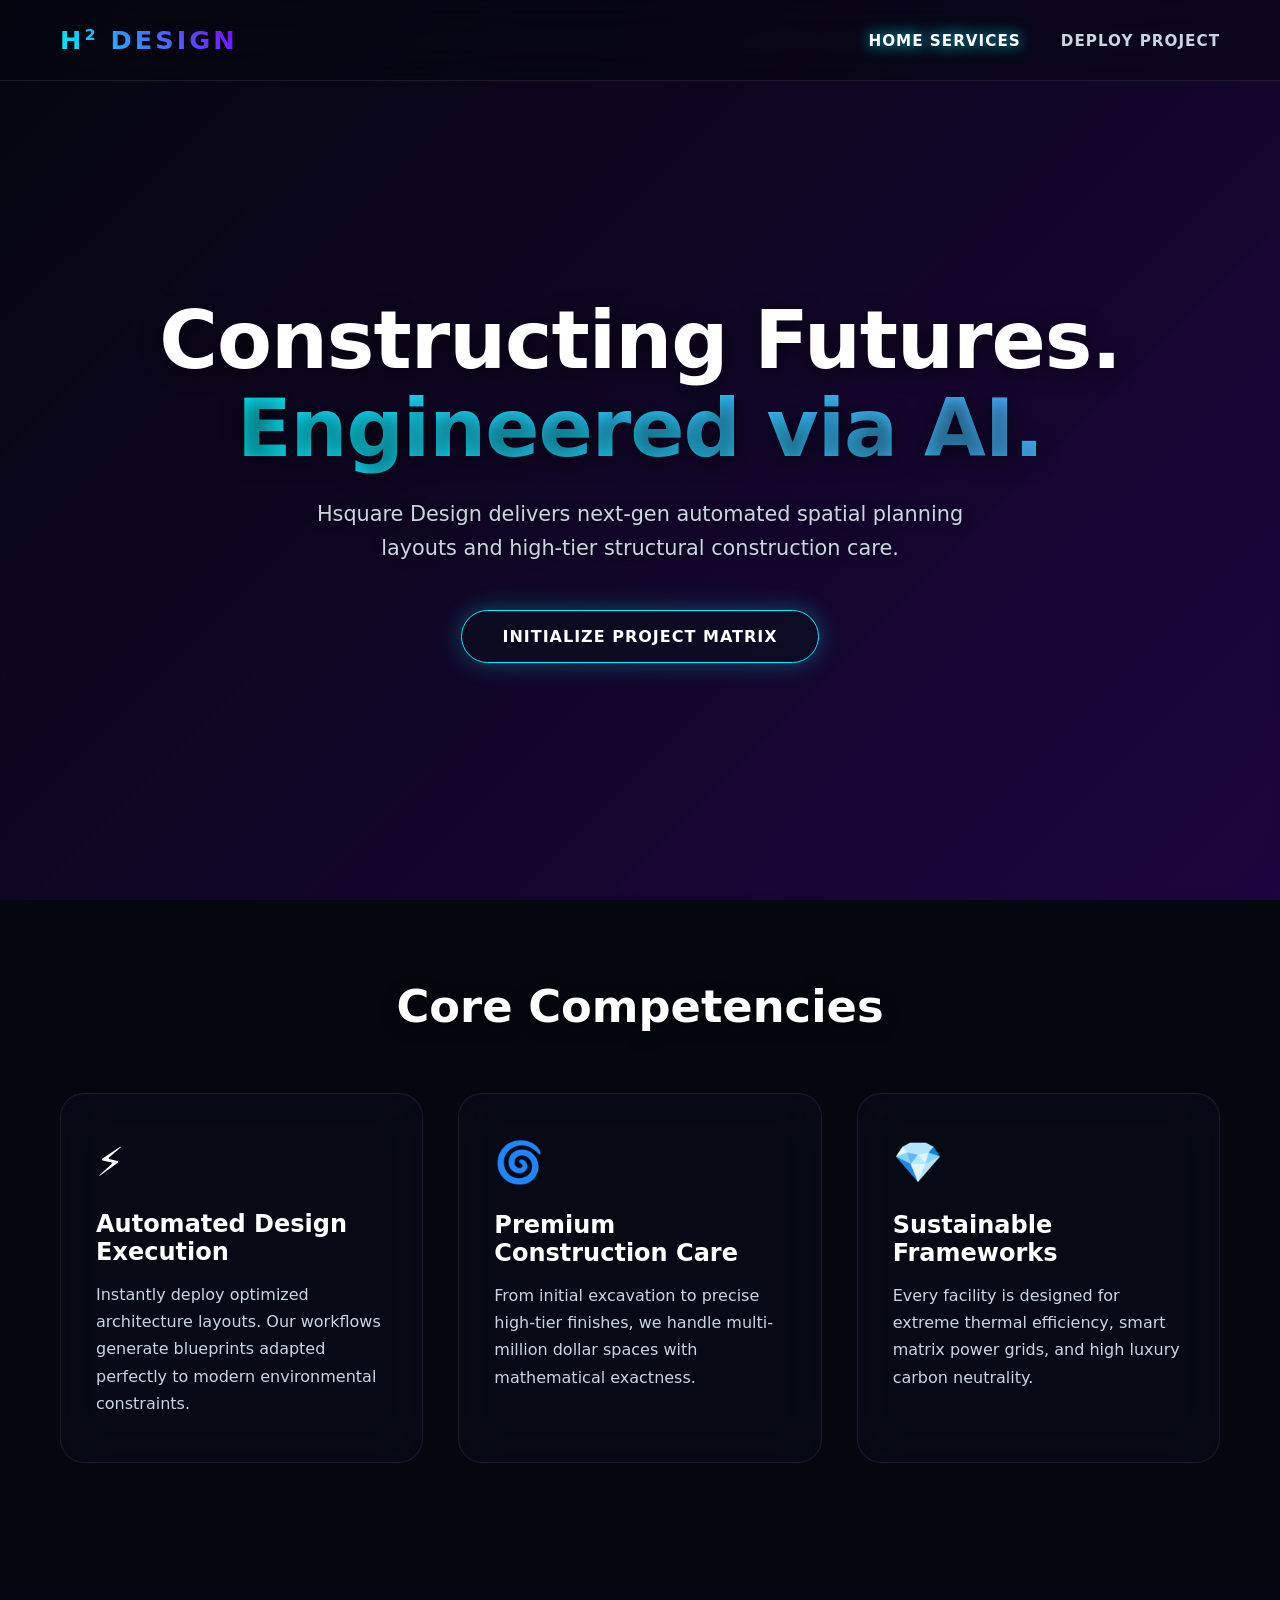
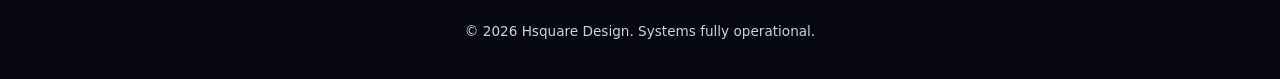
<file: index.html>
<!DOCTYPE html>
<html lang="en">
<head>
    <meta charset="UTF-8">
    <meta name="viewport" content="width=device-width, initial-scale=1.0">
    <title>Hsquare Design | Premium Spatial Architecture</title>
    <link rel="stylesheet" href="style.css">
</head>
<body>

    <div class="video-bg-container">
        <video autoplay loop muted playsinline poster="https://images.unsplash.com/photo-1541888946425-d81bb19240f5?q=80&w=1920">
            <source src="https://assets.mixkit.co/videos/preview/mixkit-crane-working-on-a-construction-site-41619-large.mp4" type="video/mp4">
        </video>
    </div>
    <div class="video-overlay"></div>

    <header>
        <div class="nav-container">
            <div class="logo">H² DESIGN</div>
            <nav>
                <a href="index.html" class="active">Home Services</a>
                <a href="contact.html">Deploy Project</a>
            </nav>
        </div>
    </header>

    <section class="hero">
        <h1>Constructing Futures.<br><span>Engineered via AI.</span></h1>
        <p>Hsquare Design delivers next-gen automated spatial planning layouts and high-tier structural construction care.</p>
        <a href="contact.html" class="btn">Initialize Project Matrix</a>
    </section>

    <section class="section-container">
        <h2 class="section-title">Core Competencies</h2>
        <div class="grid">
            <div class="card">
                <div class="card-icon">⚡</div>
                <h3>Automated Design Execution</h3>
                <p>Instantly deploy optimized architecture layouts. Our workflows generate blueprints adapted perfectly to modern environmental constraints.</p>
            </div>
            <div class="card">
                <div class="card-icon">🌀</div>
                <h3>Premium Construction Care</h3>
                <p>From initial excavation to precise high-tier finishes, we handle multi-million dollar spaces with mathematical exactness.</p>
            </div>
            <div class="card">
                <div class="card-icon">💎</div>
                <h3>Sustainable Frameworks</h3>
                <p>Every facility is designed for extreme thermal efficiency, smart matrix power grids, and high luxury carbon neutrality.</p>
            </div>
        </div>
    </section>

    <footer>
        <div style="text-align: center; padding: 40px; color: var(--text-muted); font-size: 0.85rem; background: rgba(5,7,15,0.8);">
            &copy; 2026 Hsquare Design. Systems fully operational.
        </div>
    </footer>

</body>
</html>
</file>
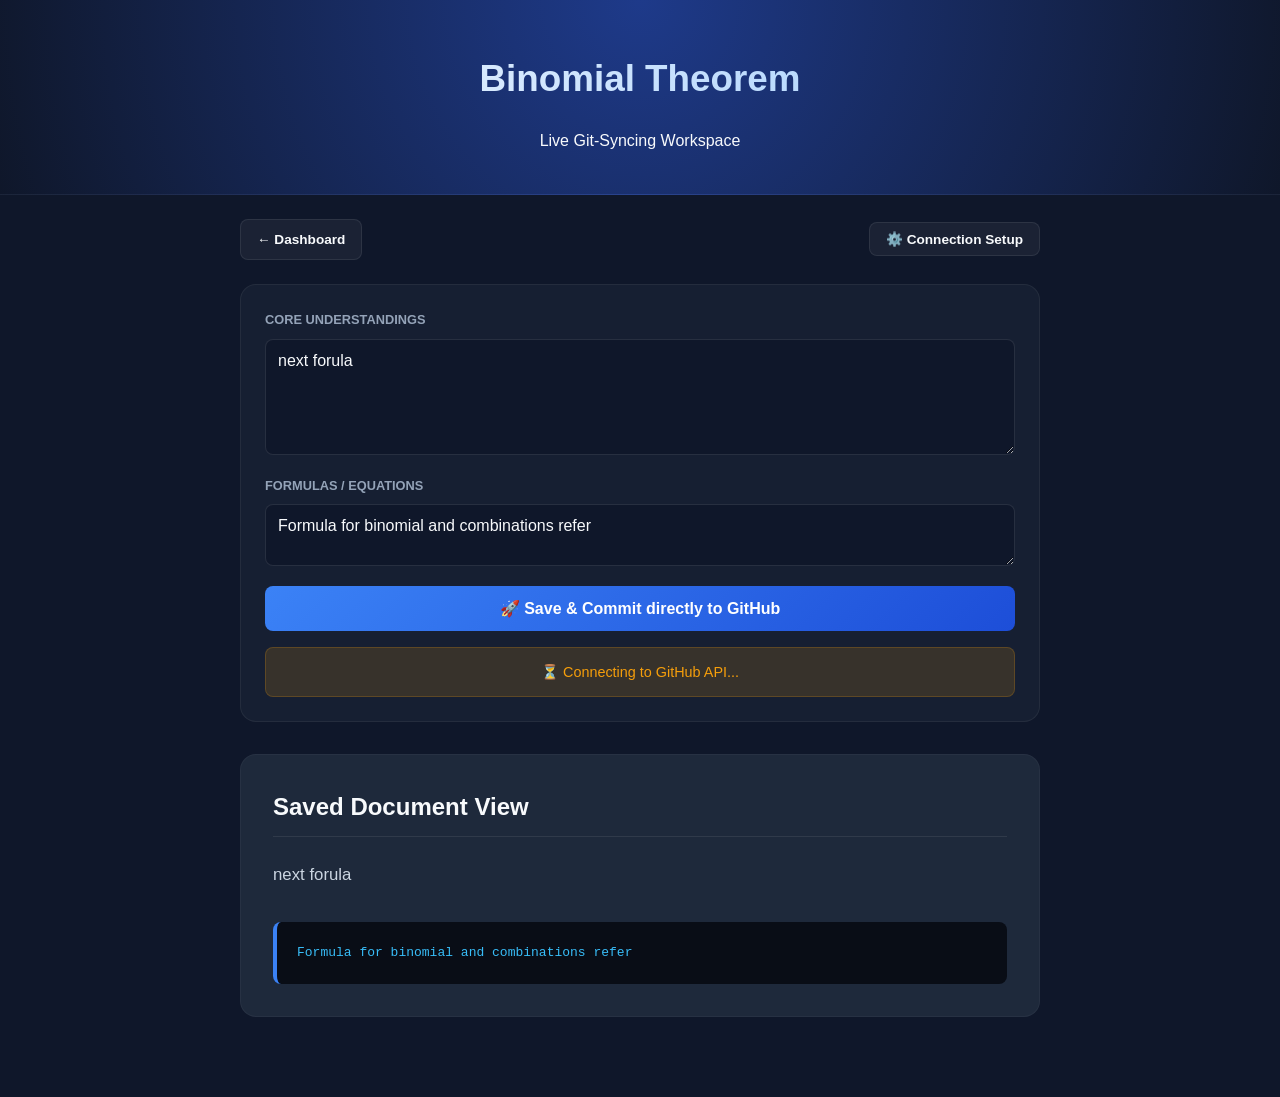
<file: binomial-theorem.html>
<!DOCTYPE html>
<html lang="en">
<html lang="en" style="filter: invert(0);"><head>
    <meta charset="UTF-8">
    <meta name="viewport" content="width=device-width, initial-scale=1.0">
    <title>Git-Sync Workspace</title>
    <style>
        :root {
            --bg-color: #0f172a;
            --card-bg: #1e293b;
            --text-main: #f8fafc;
            --text-muted: #94a3b8;
            --primary: #3b82f6;
            --border-radius: 16px;
            --success: #10b981;
            --danger: #ef4444;
        }

        body {
            font-family: -apple-system, BlinkMacSystemFont, "Segoe UI", Roboto, sans-serif;
            background-color: var(--bg-color);
            color: var(--text-main);
            line-height: 1.7;
            margin: 0;
            padding: 0;
        }

        header {
            background: radial-gradient(circle at top, #1e3a8a 0%, #0f172a 100%);
            text-align: center;
            padding: 3rem 2rem 1.5rem 2rem;
            border-bottom: 1px solid rgba(255, 255, 255, 0.05);
        }

        header h1 {
            margin: 0;
            font-size: 2.3rem;
            font-weight: 800;
            background: linear-gradient(to right, #ffffff, #93c5fd);
            -webkit-background-clip: text;
            -webkit-text-fill-color: transparent;
        }

        .nav-bar { max-width: 800px; margin: 1.5rem auto; padding: 0 1.5rem; display: flex; justify-content: space-between; align-items: center;}
        
        .btn-ui {
            display: inline-flex;
            align-items: center;
            padding: 0.5rem 1rem;
            border-radius: 8px;
            font-size: 0.85rem;
            font-weight: 600;
            text-decoration: none;
            color: var(--text-main);
            background: rgba(255, 255, 255, 0.05);
            border: 1px solid rgba(255, 255, 255, 0.08);
            cursor: pointer;
        }

        .container { max-width: 800px; margin: 0 auto 5rem auto; padding: 0 1.5rem; }

        .panel {
            background: rgba(30, 41, 59, 0.5);
            border-radius: var(--border-radius);
            padding: 1.5rem;
            border: 1px solid rgba(255, 255, 255, 0.06);
            margin-bottom: 2rem;
        }

        .hidden { display: none !important; }

        .form-group { display: flex; flex-direction: column; margin-bottom: 1.25rem; }
        .form-group label { font-size: 0.8rem; font-weight: 700; text-transform: uppercase; color: var(--text-muted); margin-bottom: 0.5rem; }
        
        .form-group textarea, .form-group input {
            background: #0f172a;
            border: 1px solid rgba(255, 255, 255, 0.1);
            border-radius: 8px;
            padding: 0.75rem;
            color: var(--text-main);
            font-family: inherit;
            font-size: 1rem;
        }

        .btn-save {
            background: linear-gradient(135deg, #3b82f6, #1d4ed8);
            color: white;
            border: none;
            padding: 0.8rem 1.5rem;
            font-size: 1rem;
            font-weight: 600;
            border-radius: 8px;
            cursor: pointer;
            width: 100%;
        }

        #status-msg {
            margin-top: 1rem;
            padding: 0.75rem;
            border-radius: 8px;
            font-size: 0.9rem;
            font-weight: 500;
            text-align: center;
        }
        .status-success { background: rgba(16, 185, 129, 0.15); color: #10b981; border: 1px solid rgba(16, 185, 129, 0.2); }
        .status-loading { background: rgba(245, 158, 11, 0.15); color: #f59e0b; border: 1px solid rgba(245, 158, 11, 0.2); }
        .status-error { background: rgba(239, 68, 68, 0.15); color: #ef4444; border: 1px solid rgba(239, 68, 68, 0.2); }

        .display-canvas {
            background-color: var(--card-bg);
            border-radius: var(--border-radius);
            padding: 2rem;
            border: 1px solid rgba(255, 255, 255, 0.04);
        }

        .display-canvas h2 { margin: 0 0 1.5rem 0; font-size: 1.5rem; border-bottom: 1px solid rgba(255, 255, 255, 0.08); padding-bottom: 0.5rem; }
        #static-notes { font-size: 1.05rem; color: #cbd5e1; white-space: pre-line; margin-bottom: 2rem; }
        #static-formulas { background: #090d16; border-radius: 8px; padding: 1.25rem; font-family: monospace; color: #38bdf8; border-left: 4px solid var(--primary); white-space: pre-wrap; }
    </style>
<script src="chrome-extension://liecbddmkiiihnedobmlmillhodjkdmb/js/recordConsoleEvents.js"></script><script src="chrome-extension://liecbddmkiiihnedobmlmillhodjkdmb/js/recordConsoleEvents.js"></script></head>
<body>

    <!-- REPO DETAILS (Change these to match yours) -->
    <div id="git-config" data-owner="praveen21611" data-repo="praveen21611.github.io" data-path="binomial-theorem.html"></div>

    <header>
        <h1 id="page-title">Binomial Theorem</h1>
        <p>Live Git-Syncing Workspace</p>
    </header>

    <div class="nav-bar">
        <a href="index.html" class="btn-ui">← Dashboard</a>
        <button class="btn-ui" onclick="toggleSettings()">⚙️ Connection Setup</button>
    </div>

    <div class="container" id="abId0.4889365444741238">
        <!-- Settings Panel (Hidden until clicked) -->
        <div id="settings-panel" class="panel hidden">
            <h3>🔑 GitHub Token Configuration</h3>
            <p style="color: var(--text-muted); font-size: 0.85rem;">Tokens are saved safely in your private browser storage. They are never published to GitHub.</p>
            <div class="form-group" id="abId0.932683322559276" abineguid="A67F0A16B5314D12ADE663FE30408E95">
                <label>Fine-Grained Personal Access Token</label>
                <input type="password" id="gh-token" placeholder="github_pat_..." oldautocomplete="remove" autocomplete="off">
            <div id="pwm-inline-icon-46467" class="pwm-field-icon" style="position: absolute !important; width: 18px !important; height: 18px !important; min-height: 0px !important; min-width: 0px !important; z-index: 2147483645 !important; box-shadow: none !important; box-sizing: content-box !important; background: none !important; border-width: medium !important; border-style: none !important; border-color: currentcolor !important; border-image: initial !important; padding: 0px !important; cursor: pointer !important; outline: none !important; margin-top: 44.0937px; margin-left: 729.666px;"><svg style="display: inline-block !important; width: 16px !important; height: 16px !important; fill: rgb(230, 0, 23) !important; margin-top: 0.5px !important;" viewBox="0 0 20 20"><g><path d="M14.9127559,5.43359723 C13.9827216,4.58951985 12.8308672,4.0225262 11.5692789,3.80232854 C7.92872888,3.16142854 4.44202888,5.60772854 3.80367888,9.25082854 C3.49342888,11.0154285 3.89037888,12.7953285 4.91887888,14.2624285 C5.94822888,15.7286785 7.48757888,16.7078785 9.25217888,17.0164285 C11.1238789,17.3453785 13.0576289,16.8591785 14.5561789,15.6836285 C14.9259289,15.3920785 15.4605789,15.4575285 15.7487289,15.8272785 C16.0394289,16.1970285 15.9748289,16.7308285 15.6059289,17.0206785 C14.1141789,18.1919785 12.2764789,18.8167285 10.4056289,18.8167285 C9.92367888,18.8167285 9.44002888,18.7750785 8.95807888,18.6917785 C6.74637888,18.3033285 4.81772888,17.0776285 3.52742888,15.2382285 C2.23797888,13.4005285 1.74072888,11.1692785 2.12832888,8.95672854 C2.92902888,4.38967854 7.29292888,1.32712854 11.8633789,2.12697854 C13.4205324,2.40009833 14.8442726,3.09412153 16.0007123,4.12545035 L16.7423789,3.23367854 C16.9905789,2.93532854 17.4691289,3.01777854 17.6034289,3.38242854 L18.9506789,7.03657854 C19.0849789,7.40122854 18.7747289,7.77352854 18.3922289,7.70807854 L14.5536289,7.04762854 C14.1711289,6.98217854 14.0036789,6.52657854 14.2518789,6.22822854 L14.9127559,5.43359723 Z M8.04092888,10.3711285 C8.04092888,11.0570785 7.48502888,11.6121285 6.79992888,11.6121285 C6.11482888,11.6121285 5.55892888,11.0570785 5.55892888,10.3711285 C5.55892888,9.68602854 6.11482888,9.13012854 6.79992888,9.13012854 C7.48502888,9.13012854 8.04092888,9.68602854 8.04092888,10.3711285 Z M11.9713289,10.3711285 C11.9713289,11.0570785 11.4154289,11.6121285 10.7303289,11.6121285 C10.0443789,11.6121285 9.48932888,11.0570785 9.48932888,10.3711285 C9.48932888,9.68602854 10.0443789,9.13012854 10.7303289,9.13012854 C11.4154289,9.13012854 11.9713289,9.68602854 11.9713289,10.3711285 Z M16.1601289,10.3711285 C16.1601289,11.0570785 15.6042289,11.6121285 14.9191289,11.6121285 C14.2331789,11.6121285 13.6781289,11.0570785 13.6781289,10.3711285 C13.6781289,9.68602854 14.2331789,9.13012854 14.9191289,9.13012854 C15.6042289,9.13012854 16.1601289,9.68602854 16.1601289,10.3711285 Z"></path></g></svg></div></div>
            <button class="btn-ui" style="background: var(--success); width: 100%;" onclick="saveSettings()">Save Configuration</button>
        </div>

        <!-- Editor View -->
        <div class="panel">
            <div class="form-group">
                <label>Core Understandings</label>
                <textarea id="edit-notes" rows="5" placeholder="Type core concepts...">next forula</textarea>
            </div>
            <div class="form-group">
                <label>Formulas / Equations</label>
                <textarea id="edit-formulas" rows="2" placeholder="Type math notations...">Formula for binomial and combinations refer</textarea>
            </div>
            <button type="button" class="btn-save" onclick="syncWithGitHub()">🚀 Save &amp; Commit directly to GitHub</button>
            <div id="status-msg" class="status-loading">⏳ Connecting to GitHub API...</div>
        </div>

        <!-- Rendered View -->
        <div class="display-canvas">
            <h2>Saved Document View</h2>
            <!-- DATA EMBED ZONE -->
            <div id="static-notes">next forula</div>
            <div id="static-formulas">Formula for binomial and combinations refer</div>
        </div>
    </div>

    <script>
        // Init editor fields on boot up
        document.getElementById('edit-notes').value = document.getElementById('static-notes').innerText;
        document.getElementById('edit-formulas').value = document.getElementById('static-formulas').innerText;
        if(localStorage.getItem('gh_pat_token')) {
            document.getElementById('gh-token').value = localStorage.getItem('gh_pat_token');
        }

        function toggleSettings() { document.getElementById('settings-panel').classList.toggle('hidden'); }
        
        function saveSettings() {
            const token = document.getElementById('gh-token').value.trim();
            if(token) {
                localStorage.setItem('gh_pat_token', token);
                alert('Token verified and saved locally!');
                toggleSettings();
            }
        }

        function showStatus(text, type) {
            const el = document.getElementById('status-msg');
            el.className = `status-${type}`;
            el.innerText = text;
        }

        async function syncWithGitHub() {
            const token = localStorage.getItem('gh_pat_token');
            if(!token) {
                showStatus("❌ Missing credentials. Click 'Connection Setup' to link your account.", "error");
                document.getElementById('settings-panel').classList.remove('hidden');
                return;
            }

            showStatus("⏳ Connecting to GitHub API...", "loading");

            const freshNotes = document.getElementById('edit-notes').value;
            const freshFormulas = document.getElementById('edit-formulas').value;
            
            // Render locally instantly
            document.getElementById('static-notes').innerText = freshNotes;
            document.getElementById('static-formulas').innerText = freshFormulas;

            // Target Info
            const config = document.getElementById('git-config').dataset;
            const url = `https://api.github.com/repos/${config.owner}/${config.repo}/contents/${config.path}`;

            try {
                // Step 1: Query GitHub to get the target file's current unique SHA code
                const getRes = await fetch(url, {
                    headers: { 'Authorization': `Bearer ${token}`, 'Accept': 'application/vnd.github+json' }
                });

                if(!getRes.ok) throw new Error("Could not fetch file version data from GitHub.");
                const fileData = await getRes.json();
                const currentSha = fileData.sha;

                // Step 2: Build the complete fresh modified code layout block
                let entirePageCode = document.documentElement.outerHTML;
                entirePageCode = entirePageCode.replace(/<textarea id="edit-notes"([^>]*)>([\s\S]*?)<\/textarea>/, `<textarea id="edit-notes"$1>${escapeHTML(freshNotes)}</textarea>`);
                entirePageCode = entirePageCode.replace(/<textarea id="edit-formulas"([^>]*)>([\s\S]*?)<\/textarea>/, `<textarea id="edit-formulas"$1>${escapeHTML(freshFormulas)}</textarea>`);
                
                const rawFullHTML = "<!DOCTYPE html>\n<html lang=\"en\">\n" + entirePageCode + "\n</html>";
                
                // Step 3: Encode the source payload into Base64 format as required by GitHub
                const base64Content = btoa(unescape(encodeURIComponent(rawFullHTML)));

                // Step 4: Dispatch PUT payload directly up into the master repository tree
                showStatus("🛰️ Uploading updates and registering Git commit...", "loading");
                const putRes = await fetch(url, {
                    method: 'PUT',
                    headers: {
                        'Authorization': `Bearer ${token}`,
                        'Content-Type': 'application/json',
                        'Accept': 'application/vnd.github+json'
                    },
                    body: JSON.stringify({
                        message: `Study update: ${document.getElementById('page-title').innerText}`,
                        content: base64Content,
                        sha: currentSha
                    })
                });

                if(putRes.ok) {
                    showStatus("✅ Successfully pushed to GitHub! Pages rebuild will follow shortly.", "success");
                } else {
                    const errDetail = await putRes.json();
                    throw new Error(errDetail.message || "Failed API deployment transaction.");
                }

            } catch (err) {
                showStatus(`❌ Synchronization failed: ${err.message}`, "error");
            }
        }

        function escapeHTML(str) {
            return str.replace(/[&<>'"]/g, tag => ({ '&': '&amp;', '<': '&lt;', '>': '&gt;', "'": '&#39;', '"': '&quot;' }[tag] || tag));
        }
    </script>



<iframe id="nr-ext-rsicon" style="position: absolute; display: none; width: 50px; height: 50px; z-index: 2147483647; border-style: none; background: transparent; top: 370px; left: 589px;"></iframe><div class="abineContentPanel" style="background-image: initial; background-position: initial; background-size: initial; background-repeat: initial; background-attachment: initial; background-origin: initial; background-clip: initial; background-color: transparent !important; margin: 0px !important; padding: 0px !important; opacity: 1 !important; z-index: 2147483647 !important; position: absolute; inset: 489.948px 253.334px auto auto; overflow: hidden !important; border-width: 0px !important; visibility: visible; width: 310px; height: 195px; display: none;"><iframe class="abineContentFrame" width="310px" allowtransparency="true" frameborder="0" height="0px" scrolling="no" src="chrome-extension://caljgklbbfbcjjanaijlacgncafpegll/html/inlineForm.html?abine75360879doNotRemove" id="abine75360879doNotRemove" position="undefined" style="width: 310px; display: block !important; position: relative !important; background: transparent !important; border-width: 0px !important; left: 0px !important; top: 0px !important; visibility: visible !important; opacity: 1 !important; margin: 0px !important; padding: 0px !important; height: 195px;"></iframe></div>
<iframe id="nr-ext-rsicon" style="position: absolute; display: none; width: 50px; height: 50px; z-index: 2147483647; border-style: none; background: transparent;"></iframe></body></html>
</html>
</file>
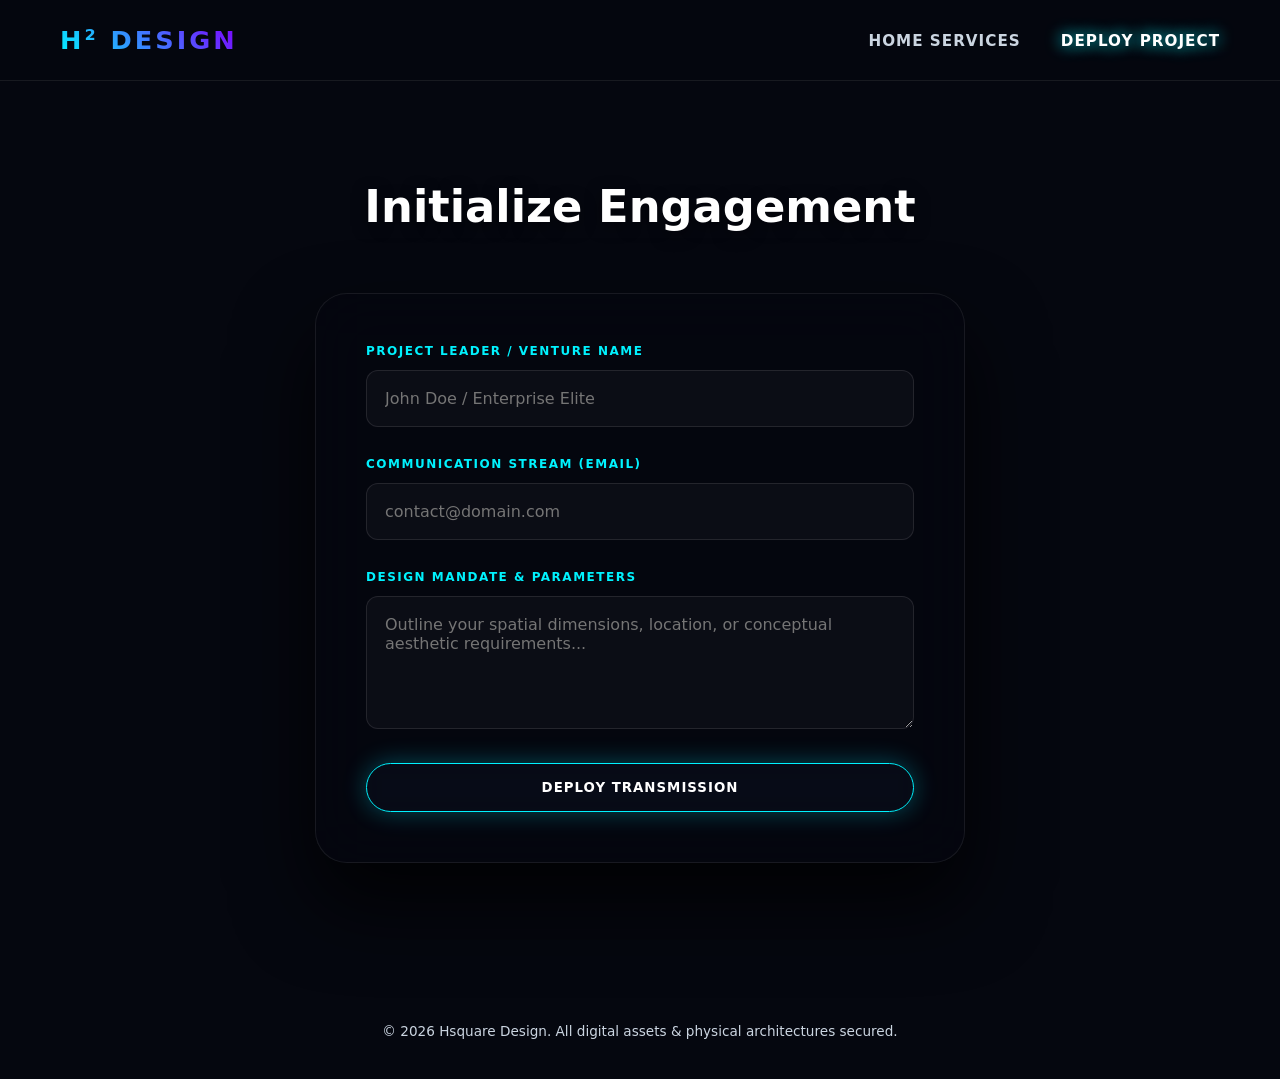
<file: contact.html>
<!DOCTYPE html>
<html lang="en">
<head>
    <meta charset="UTF-8">
    <meta name="viewport" content="width=device-width, initial-scale=1.0">
    <title>Contact Portal | Hsquare Design</title>
    <link rel="stylesheet" href="style.css">
</head>
<body>

    <div class="orb orb-1"></div>
    <div class="orb orb-2"></div>

    <!-- Navigation Header -->
    <header>
        <div class="nav-container">
            <div class="logo">H² DESIGN</div>
            <nav>
                <a href="index.html">Home Services</a>
                <a href="contact.html" class="active">Deploy Project</a>
            </nav>
        </div>
    </header>

    <!-- Contact Interface Section -->
    <section class="section-container" style="margin-top: 100px;">
        <h2 class="section-title">Initialize Engagement</h2>
        
        <div class="contact-wrapper">
            <form action="#" method="POST" onsubmit="event.preventDefault(); alert('Project Data Transmitted Securely!');">
                
                <div class="form-group">
                    <label for="client-name">Project Leader / Venture Name</label>
                    <input type="text" id="client-name" required placeholder="John Doe / Enterprise Elite">
                </div>

                <div class="form-group">
                    <label for="client-email">Communication Stream (Email)</label>
                    <input type="email" id="client-email" required placeholder="contact@domain.com">
                </div>

                <div class="form-group">
                    <label for="project-scope">Design Mandate & Parameters</label>
                    <textarea id="project-scope" rows="5" required placeholder="Outline your spatial dimensions, location, or conceptual aesthetic requirements..."></textarea>
                </div>

                <!-- Custom glowing submit engine -->
                <button type="submit" class="btn btn-primary" style="width: 100%; z-index: 1;">Deploy Transmission</button>
            </form>
        </div>
    </section>

    <footer>
        <div style="text-align: center; padding: 40px; color: var(--text-muted); font-size: 0.85rem;">
            &copy; 2026 Hsquare Design. All digital assets & physical architectures secured.
        </div>
    </footer>

</body>
</html>
</file>
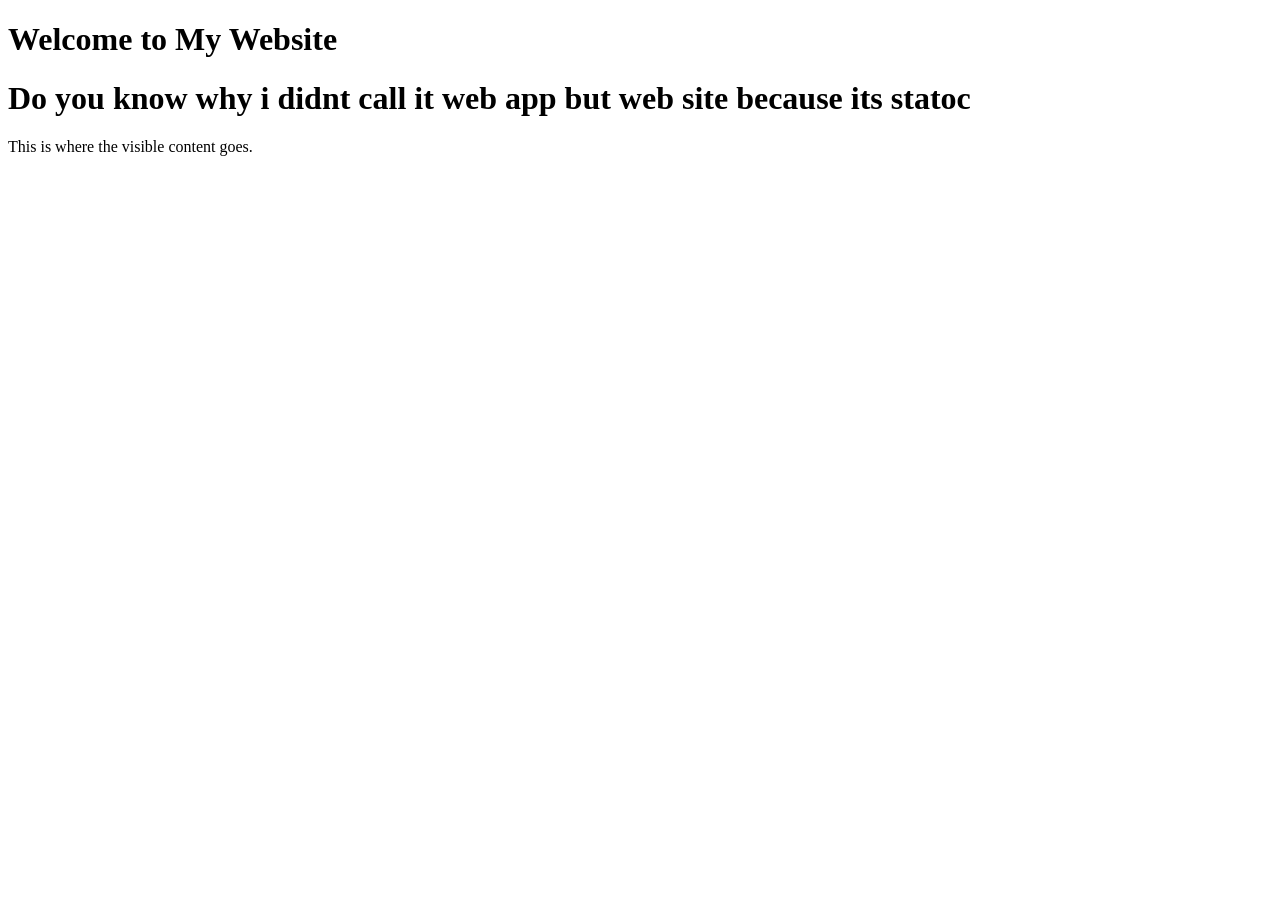
<file: gemini-code-1782190793490.html>
<!DOCTYPE html>
<html lang="en">
<head>
    <meta charset="UTF-8">
    <meta name="viewport" content="width=device-width, initial-scale=1.0">
    <title>My First Webpage</title>
</head>
<body>
    <h1>Welcome to My Website</h1>
    <h1>Do you know why i didnt call it web app but web site because its statoc</h1>

    <p>This is where the visible content goes.</p>
</body>
</html>
</file>
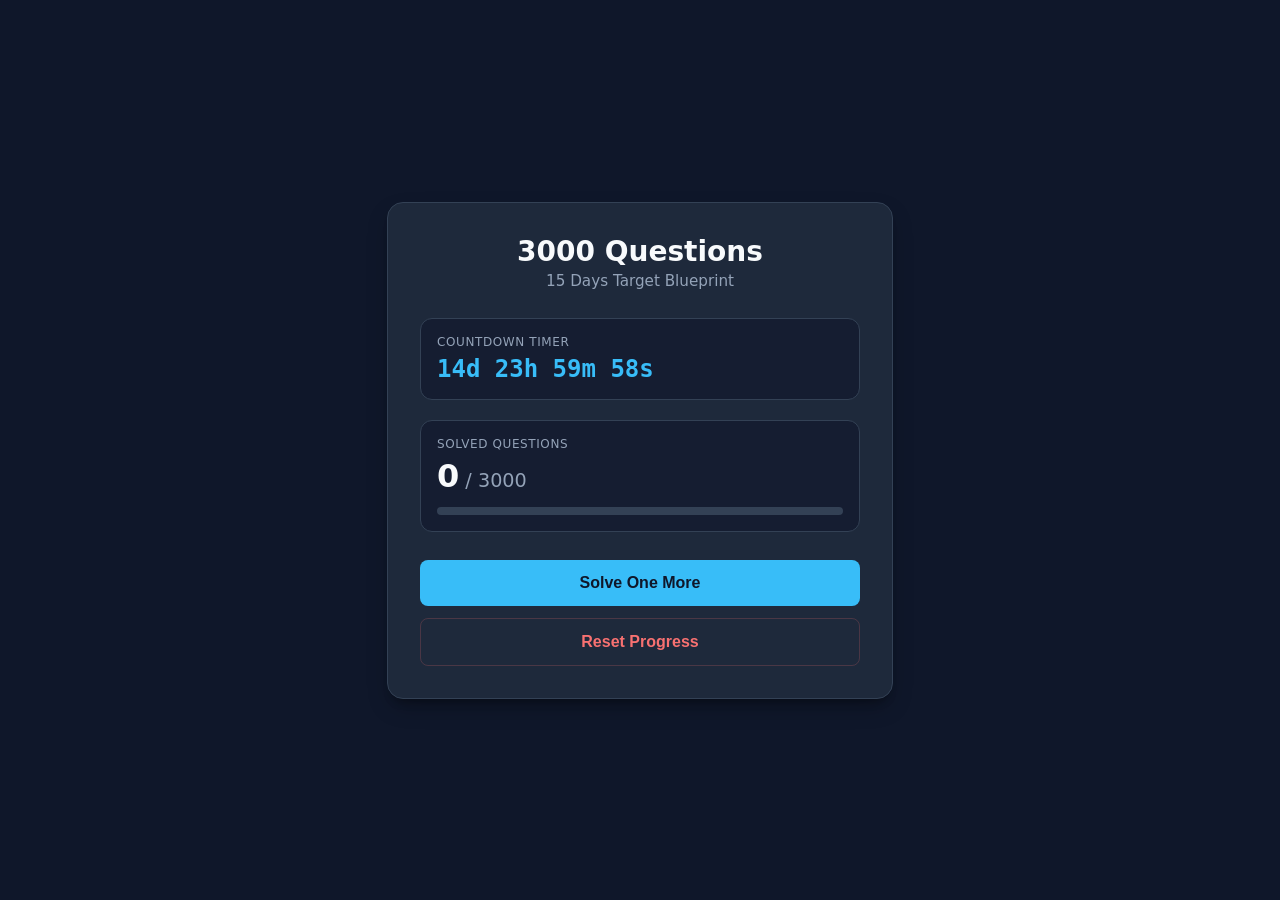
<file: gemini-code-1782205698961.html>
<!DOCTYPE html>
<html lang="en">
<head>
    <meta charset="UTF-8">
    <meta name="viewport" content="width=device-width, initial-scale=1.0">
    <title>15-Day Challenge Tracker</title>
    <style>
        :root {
            --bg-dark: #0f172a;
            --card-bg: #1e293b;
            --accent-primary: #38bdf8;
            --accent-success: #4ade80;
            --accent-danger: #f87171;
            --text-main: #f8fafc;
            --text-muted: #94a3b8;
            --border: #334155;
        }

        body {
            font-family: system-ui, -apple-system, BlinkMacSystemFont, 'Segoe UI', Roboto, sans-serif;
            background-color: var(--bg-dark);
            color: var(--text-main);
            margin: 0;
            min-height: 100vh;
            display: flex;
            justify-content: center;
            align-items: center;
            padding: 20px;
            box-sizing: border-box;
        }

        .container {
            background-color: var(--card-bg);
            border: 1px solid var(--border);
            border-radius: 16px;
            padding: 32px;
            width: 100%;
            max-width: 440px;
            box-shadow: 0 10px 25px -5px rgba(0, 0, 0, 0.3), 0 8px 10px -6px rgba(0, 0, 0, 0.3);
        }

        h1 {
            font-size: 1.75rem;
            margin: 0 0 4px 0;
            font-weight: 700;
            text-align: center;
        }

        .subtitle {
            color: var(--text-muted);
            text-align: center;
            font-size: 0.95rem;
            margin-bottom: 28px;
        }

        .panel {
            background-color: rgba(15, 23, 42, 0.6);
            border: 1px solid var(--border);
            border-radius: 12px;
            padding: 16px;
            margin-bottom: 20px;
        }

        .panel-label {
            font-size: 0.75rem;
            text-transform: uppercase;
            letter-spacing: 0.05em;
            color: var(--text-muted);
            margin-bottom: 6px;
        }

        .timer-display {
            font-family: ui-monospace, SFMono-Regular, Menlo, Monaco, Consolas, monospace;
            font-size: 1.5rem;
            font-weight: 700;
            color: var(--accent-primary);
        }

        .counter-display {
            font-size: 2rem;
            font-weight: 800;
        }

        .counter-total {
            font-size: 1.2rem;
            color: var(--text-muted);
            font-weight: 400;
        }

        .progress-track {
            background-color: var(--border);
            border-radius: 9999px;
            height: 8px;
            width: 100%;
            margin-top: 12px;
            overflow: hidden;
        }

        .progress-bar {
            background-color: var(--accent-success);
            height: 100%;
            width: 0%;
            transition: width 0.3s ease;
        }

        .btn-stack {
            display: flex;
            flex-direction: column;
            gap: 12px;
            margin-top: 28px;
        }

        button {
            font-size: 1rem;
            font-weight: 600;
            padding: 14px;
            border: none;
            border-radius: 8px;
            cursor: pointer;
            transition: all 0.2s ease;
        }

        .btn-action {
            background-color: var(--accent-primary);
            color: var(--bg-dark);
        }

        .btn-action:hover {
            opacity: 0.9;
            transform: translateY(-1px);
        }

        .btn-reset {
            background-color: transparent;
            color: var(--accent-danger);
            border: 1px solid rgba(248, 113, 113, 0.2);
        }

        .btn-reset:hover {
            background-color: rgba(248, 113, 113, 0.1);
            border-color: var(--accent-danger);
        }

        button:active {
            transform: translateY(1px);
        }
    </style>
</head>
<body>

    <div class="container">
        <h1>3000 Questions</h1>
        <div class="subtitle">15 Days Target Blueprint</div>

        <div class="panel">
            <div class="panel-label">Countdown Timer</div>
            <div class="timer-display" id="timer">15d 00h 00m 00s</div>
        </div>

        <div class="panel">
            <div class="panel-label">Solved Questions</div>
            <div class="counter-display">
                <span id="solved-count">0</span><span class="counter-total"> / 3000</span>
            </div>
            <div class="progress-track">
                <div class="progress-bar" id="progress-bar"></div>
            </div>
        </div>

        <div class="btn-stack">
            <button class="btn-action" id="btn-solve">Solve One More</button>
            <button class="btn-reset" id="btn-reset">Reset Progress</button>
        </div>
    </div>

    <script>
        // App State Management (Saves progress locally so it persists on refresh)
        const TOTAL_QUESTIONS = 3000;
        const TOTAL_DURATION_MS = 15 * 24 * 60 * 60 * 1000; // 15 Days in milliseconds

        let state = {
            solved: parseInt(localStorage.getItem('solved_count')) || 0,
            endTime: parseInt(localStorage.getItem('timer_end_time')) || (Date.now() + TOTAL_DURATION_MS)
        };

        // If no end time was stored, set it now
        if (!localStorage.getItem('timer_end_time')) {
            localStorage.setItem('timer_end_time', state.endTime);
        }

        // DOM Nodes
        const solvedCountEl = document.getElementById('solved-count');
        const progressBarEl = document.getElementById('progress-bar');
        const timerEl = document.getElementById('timer');
        const btnSolve = document.getElementById('btn-solve');
        const btnReset = document.getElementById('btn-reset');

        // Update UI View
        function updateUI() {
            // Update counter
            solvedCountEl.textContent = state.solved;
            
            // Update progress bar
            const progressPercent = (state.solved / TOTAL_QUESTIONS) * 100;
            progressBarEl.style.width = `${Math.min(progressPercent, 100)}%`;
        }

        // Live Countdown Calculation
        function updateClock() {
            const now = Date.now();
            const remaining = state.endTime - now;

            if (remaining <= 0) {
                timerEl.textContent = "00d 00h 00m 00s";
                timerEl.style.color = "var(--accent-danger)";
                return;
            }

            const days = Math.floor(remaining / (1000 * 60 * 60 * 24));
            const hours = Math.floor((remaining % (1000 * 60 * 60 * 24)) / (1000 * 60 * 60));
            const minutes = Math.floor((remaining % (1000 * 60 * 60)) / (1000 * 60));
            const seconds = Math.floor((remaining % (1000 * 60)) / 1000);

            // Padding single digits with a leading zero
            const d = String(days).padStart(2, '0');
            const h = String(hours).padStart(2, '0');
            const m = String(minutes).padStart(2, '0');
            const s = String(seconds).padStart(2, '0');

            timerEl.textContent = `${d}d ${h}h ${m}m ${s}s`;
        }

        // Event Listeners
        btnSolve.addEventListener('click', () => {
            if (state.solved < TOTAL_QUESTIONS) {
                state.solved++;
                localStorage.setItem('solved_count', state.solved);
                updateUI();
            }
        });

        btnReset.addEventListener('click', () => {
            if (confirm("Are you sure you want to reset your progress and the timer?")) {
                state.solved = 0;
                state.endTime = Date.now() + TOTAL_DURATION_MS;
                localStorage.setItem('solved_count', 0);
                localStorage.setItem('timer_end_time', state.endTime);
                timerEl.style.color = "var(--accent-primary)";
                updateUI();
                updateClock();
            }
        });

        // Initialize App Loop
        updateUI();
        updateClock();
        setInterval(updateClock, 1000);
    </script>
</body>
</html>
</file>
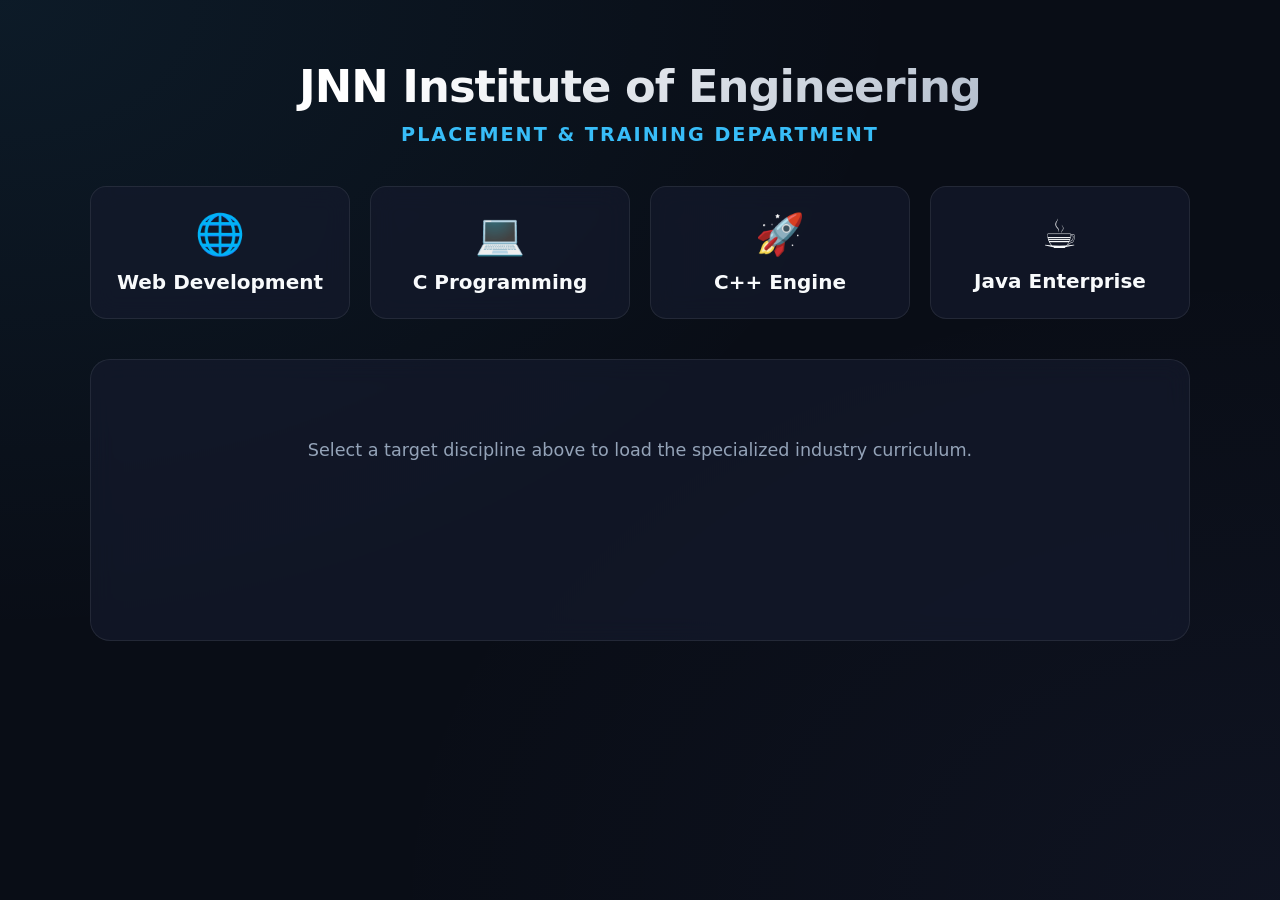
<file: gemini-code-1782209006664.html>
<!DOCTYPE html>
<html lang="en">
<head>
    <meta charset="UTF-8">
    <meta name="viewport" content="width=device-width, initial-scale=1.0">
    <title>JNNIE - Placement & Training Department</title>
    <style>
        /* Modern Design System & Variables */
        :root {
            --bg-dark: #090d16;
            --card-bg: rgba(20, 27, 45, 0.7);
            --card-border: rgba(255, 255, 255, 0.08);
            --accent-glow: #38bdf8;
            --accent-gradient: linear-gradient(135deg, #38bdf8 0%, #818cf8 100%);
            --text-main: #f8fafc;
            --text-muted: #94a3b8;
        }

        body {
            font-family: 'Segoe UI', system-ui, -apple-system, sans-serif;
            background-color: var(--bg-dark);
            color: var(--text-main);
            margin: 0;
            padding: 0;
            min-height: 100vh;
            background-image: 
                radial-gradient(at 0% 0%, rgba(56, 189, 248, 0.08) 0px, transparent 50%),
                radial-gradient(at 100% 100%, rgba(129, 140, 248, 0.05) 0px, transparent 50%);
        }

        /* Hero / Header Section */
        header {
            text-align: center;
            padding: 60px 20px 40px 20px;
        }

        header h1 {
            font-size: 2.8rem;
            font-weight: 800;
            margin: 0 0 10px 0;
            letter-spacing: -1px;
            background: linear-gradient(135deg, #ffffff 30%, #94a3b8 100%);
            -webkit-background-clip: text;
            -webkit-text-fill-color: transparent;
        }

        header p {
            color: var(--accent-glow);
            font-size: 1.2rem;
            text-transform: uppercase;
            letter-spacing: 2px;
            font-weight: 600;
            margin: 0;
        }

        /* Container Layout */
        .container {
            max-width: 1100px;
            margin: 0 auto;
            padding: 0 20px 60px 20px;
        }

        /* Course Selector Grid */
        .course-grid {
            display: grid;
            grid-template-columns: repeat(auto-fit, minmax(220px, 1fr));
            gap: 20px;
            margin-bottom: 40px;
        }

        .course-card {
            background: var(--card-bg);
            border: 1px solid var(--card-border);
            border-radius: 16px;
            padding: 24px;
            text-align: center;
            cursor: pointer;
            transition: all 0.3s cubic-bezier(0.4, 0, 0.2, 1);
            backdrop-filter: blur(12px);
            position: relative;
            overflow: hidden;
        }

        .course-card::before {
            content: '';
            position: absolute;
            top: 0; left: 0; width: 100%; height: 3px;
            background: transparent;
            transition: background 0.3s ease;
        }

        .course-card:hover {
            transform: translateY(-5px);
            border-color: rgba(56, 189, 248, 0.3);
            box-shadow: 0 10px 30px -10px rgba(56, 189, 248, 0.2);
        }

        .course-card.active {
            border-color: var(--accent-glow);
            background: rgba(56, 189, 248, 0.05);
        }

        .course-card.active::before {
            background: var(--accent-gradient);
        }

        .course-card .icon {
            font-size: 2.5rem;
            margin-bottom: 12px;
            display: inline-block;
        }

        .course-card h3 {
            margin: 0;
            font-size: 1.25rem;
            font-weight: 600;
        }

        /* Dynamic Syllabus Container */
        .syllabus-display {
            background: var(--card-bg);
            border: 1px solid var(--card-border);
            border-radius: 20px;
            padding: 40px;
            backdrop-filter: blur(12px);
            min-height: 200px;
            transition: all 0.4s ease;
        }

        .syllabus-header {
            border-bottom: 1px solid var(--card-border);
            padding-bottom: 20px;
            margin-bottom: 30px;
        }

        .syllabus-header h2 {
            margin: 0;
            font-size: 1.8rem;
            background: var(--accent-gradient);
            -webkit-background-clip: text;
            -webkit-text-fill-color: transparent;
        }

        /* Unit Breakdown Grid */
        .unit-grid {
            display: grid;
            grid-template-columns: 1fr;
            gap: 25px;
            animation: fadeIn 0.4s ease forwards;
        }

        .unit-card {
            background: rgba(255, 255, 255, 0.02);
            border: 1px solid rgba(255, 255, 255, 0.04);
            border-radius: 12px;
            padding: 24px;
        }

        .unit-title {
            font-size: 1.1rem;
            font-weight: 700;
            color: var(--accent-glow);
            margin-bottom: 12px;
            text-transform: uppercase;
            letter-spacing: 0.5px;
        }

        .unit-topics {
            display: grid;
            grid-template-columns: repeat(auto-fill, minmax(280px, 1fr));
            gap: 10px;
            margin: 0;
            padding: 0;
            list-style: none;
        }

        .unit-topics li {
            color: var(--text-muted);
            font-size: 0.95rem;
            display: flex;
            align-items: center;
            gap: 8px;
        }

        .unit-topics li::before {
            content: "✦";
            color: rgba(56, 189, 248, 0.5);
            font-size: 0.8rem;
        }

        /* Placeholder state */
        .placeholder-text {
            text-align: center;
            color: var(--text-muted);
            font-size: 1.1rem;
            padding: 40px 0;
        }

        @keyframes fadeIn {
            from { opacity: 0; transform: translateY(10px); }
            to { opacity: 1; transform: translateY(0); }
        }

        @media (max-width: 600px) {
            header h1 { font-size: 2rem; }
            .syllabus-display { padding: 20px; }
        }
    </style>
</head>
<body>

    <header>
        <h1>JNN Institute of Engineering</h1>
        <p>Placement & Training Department</p>
    </header>

    <div class="container">
        <div class="course-grid">
            <div class="course-card" onclick="showSyllabus('webdev', this)">
                <span class="icon">🌐</span>
                <h3>Web Development</h3>
            </div>
            <div class="course-card" onclick="showSyllabus('c', this)">
                <span class="icon">💻</span>
                <h3>C Programming</h3>
            </div>
            <div class="course-card" onclick="showSyllabus('cpp', this)">
                <span class="icon">🚀</span>
                <h3>C++ Engine</h3>
            </div>
            <div class="course-card" onclick="showSyllabus('java', this)">
                <span class="icon">☕</span>
                <h3>Java Enterprise</h3>
            </div>
        </div>

        <div class="syllabus-display" id="syllabusDisplay">
            <div class="placeholder-text">
                Select a target discipline above to load the specialized industry curriculum.
            </div>
        </div>
    </div>

    <script>
        // Structural Database Matrix for Curriculums
        const syllabusData = {
            webdev: {
                title: "Web Development Career Roadmap",
                units: [
                    {
                        title: "UNIT I: HTML (HyperText Markup Language)",
                        topics: ["Introduction to Web Development", "HTML Document Structure", "Headings, Paragraphs, and Text Formatting", "Hyperlinks and Anchors", "Images and Image Mapping", "Lists (Ordered, Unordered, Description)", "Tables and Table Formatting", "HTML Forms and Input Elements", "HTML5 Input Types and Attributes", "Semantic HTML Elements", "Audio and Video Elements", "iFrame and Meta Tags", "Creating Multi-Page Static Websites"]
                    },
                    {
                        title: "UNIT II: CSS (Cascading Sheets)",
                        topics: ["Introduction to CSS", "Types of CSS (Inline, Internal, External)", "CSS Selectors and Properties", "Colors, Fonts, and Backgrounds", "Box Model (Margin, Border, Padding)", "Borders, Shadows, and Gradients", "Display and Positioning", "Navigation Bar Design", "Flexbox Layout", "Grid Layout", "Responsive Web Design (Media Queries)", "Transitions and Animations", "Website Theming and Styling"]
                    },
                    {
                        title: "UNIT III: JavaScript Engine",
                        topics: ["Introduction to JavaScript", "Variables, Data Types, and Operators", "Conditional Statements", "Looping Statements", "Functions and Scope", "Events and Event Handling", "Form Validation using JavaScript", "DOM Manipulation", "Date and Time Functions", "Arrays and Objects", "Interactive Components (Calculator, Slider)", "Basic Client-Side Error Handling"]
                    },
                    {
                        title: "UNIT IV: Mini Project",
                        topics: ["Problem Identification & Analysis", "Planning Website Architecture", "Page Design using HTML", "Styling using CSS Modules", "Adding Interactivity using JavaScript", "Form Handling and Validation", "Responsive Design Implementation", "Testing and Debugging", "Mini Project Documentation", "Project Live Demonstration"]
                    },
                    {
                        title: "UNIT V: Major Project Execution",
                        topics: ["Project Proposal and Planning", "UI/UX Design and Wireframing", "Development of Multi-Page Website", "Advanced Styling Layout Tech", "JavaScript-Based Architecture", "Comprehensive Validation Framework", "Error Handling and Optimization", "Creation of at least 60 Web Pages", "Project Milestone Documentation", "Final Project Board Presentation"]
                    }
                ]
            },
            c: {
                title: "C Programming Language Fundamentals",
                units: [
                    { title: "UNIT I: Syntax Introduction", topics: ["History and Features of C", "Compilation & Execution Process", "Data Types and Variables", "Format Specifiers & Escape Sequences"] },
                    { title: "UNIT II: Control Architectures", topics: ["If-Else Decision Modules", "Switch Case Logic structures", "While, Do-While, and For Loops", "Break and Continue Commands"] },
                    { title: "UNIT III: Array Mechanics & Strings", topics: ["1D and Multi-Dimensional Arrays", "String Operations & Standard Library", "Character Array Manipulation", "Sorting Algorithms Implementation"] },
                    { title: "UNIT IV: Functions & Pointer Storage", topics: ["Function Prototypes & Parameters", "Call by Value vs Call by Reference", "Pointer Storage & Memory Mapping", "Dynamic Memory Allocation (malloc, calloc)"] },
                    { title: "UNIT V: File Systems & Structures", topics: ["Structures and Unions Data Layouts", "File Handling (Read, Write, Append)", "Error Handling Patterns", "Terminal-Based Project Compilation"] }
                ]
            },
            cpp: {
                title: "C++ Object-Oriented System Architecture",
                units: [
                    { title: "UNIT I: Foundations", topics: ["C vs C++ Features Structure", "Streams Input/Output (cin, cout)", "Namespaces and Scoping Systems", "Function Overloading Implementations"] },
                    { title: "UNIT II: Core OOP Principles", topics: ["Classes, Objects & Attributes", "Access Specifiers (Public, Private)", "Constructors and Destructors Systems", "Encapsulation Design Patterns"] },
                    { title: "UNIT III: Inheritance Systems", topics: ["Single and Multi-level Architecture", "Multiple & Polymorphic Trees", "Virtual Functions & Abstract Base Classes", "Method Overriding Mechanics"] },
                    { title: "UNIT IV: Templates & STL Container", topics: ["Function & Class Generic Templates", "Standard Template Library (STL)", "Vectors, Lists, Maps, and Sets", "Iterators Manipulation Models"] },
                    { title: "UNIT V: Exceptions & Modern Tech", topics: ["Try, Catch, Throw Frameworks", "File I/O Streams Execution", "Smart Pointers Management", "Final Engine Build Deployment"] }
                ]
            },
            java: {
                title: "Java Enterprise Development Blueprint",
                units: [
                    { title: "UNIT I: JVM Runtime Environments", topics: ["Java Architecture (JDK, JRE, JVM)", "Bytecode Execution Paradigms", "Primitive Types & Garbage Collection", "Classpaths and Variables"] },
                    { title: "UNIT II: Classes & API Engineering", topics: ["Object Reference Models", "String & StringBuilder Storage", "Packages Access Architecture", "Composition vs Inheritance Rules"] },
                    { title: "UNIT III: Abstract Layouts & Interfaces", topics: ["Abstract Engine Interfaces", "Polymorphism Operations APIs", "Functional Interface Implementations", "Lambda Expressions Overview"] },
                    { title: "UNIT IV: Collections & Multithread Core", topics: ["Collection API Architecture", "List, Set, Map Implementations", "Multithreading Execution Paths", "Thread Lifecycle Synchronization"] },
                    { title: "UNIT V: Corporate API Frameworks", topics: ["Exception Management Trees", "JDBC Database Connectivity", "Streams Integration Frameworks", "Production Deployment Models"] }
                ]
            }
        };

        // Render Controller Implementation
        function showSyllabus(courseKey, cardElement) {
            // Manage Active Card States visually
            document.querySelectorAll('.course-card').forEach(card => card.classList.remove('active'));
            cardElement.classList.add('active');

            const course = syllabusData[courseKey];
            const display = document.getElementById('syllabusDisplay');

            // Generate HTML markup dynamically
            let htmlContent = `
                <div class="syllabus-header">
                    <h2>${course.title}</h2>
                </div>
                <div class="unit-grid">
            `;

            course.units.forEach(unit => {
                htmlContent += `
                    <div class="unit-card">
                        <div class="unit-title">${unit.title}</div>
                        <ul class="unit-topics">
                            ${unit.topics.map(topic => `<li>${topic}</li>`).join('')}
                        </ul>
                    </div>
                `;
            });

            htmlContent += `</div>`;
            display.innerHTML = htmlContent;
        }
    </script>
</body>
</html>
</file>
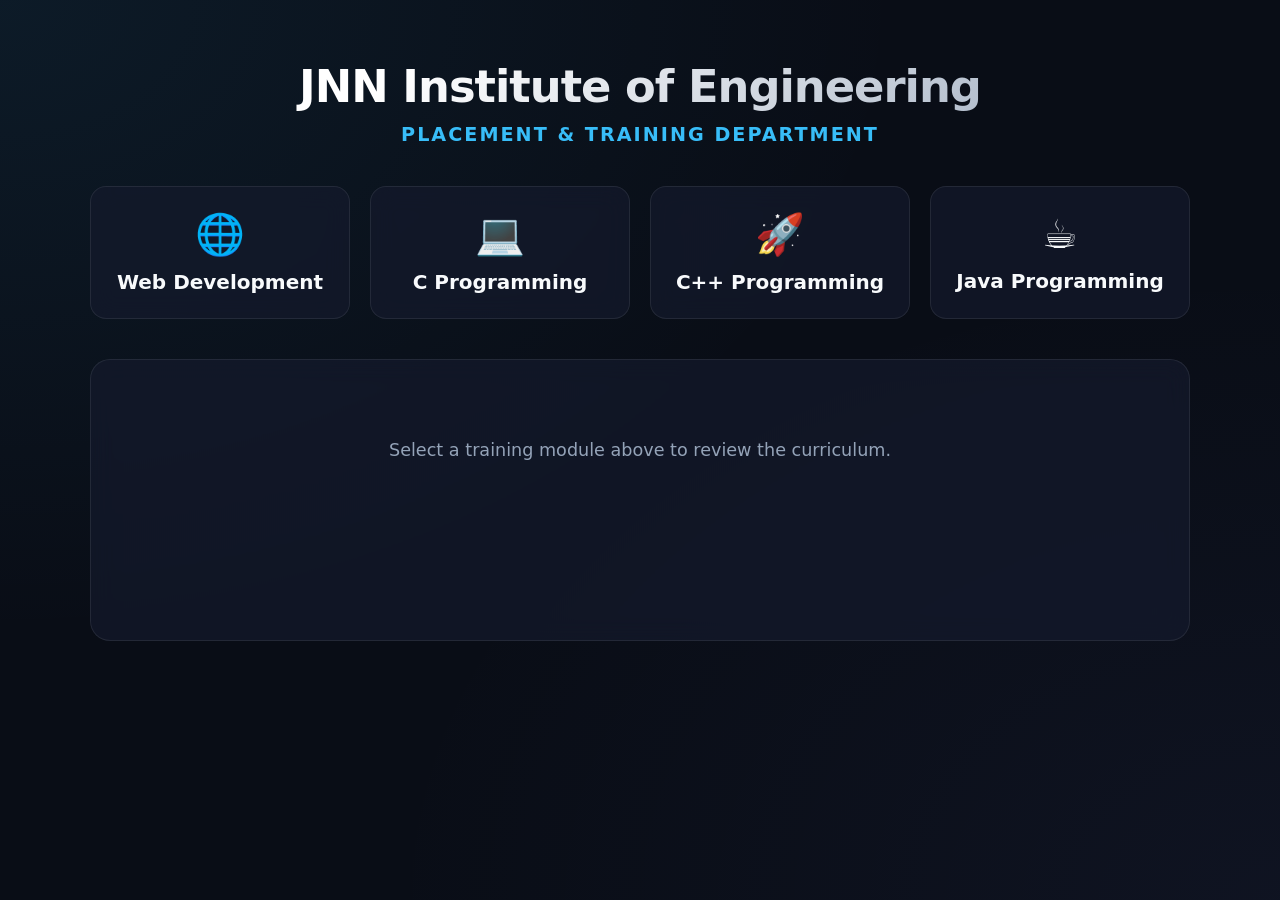
<file: gemini-code-1782209518238.html>
<!DOCTYPE html>
<html lang="en">
<head>
    <meta charset="UTF-8">
    <meta name="viewport" content="width=device-width, initial-scale=1.0">
    <title>JNNIE - Placement & Training Department</title>
    <style>
        /* Modern Design System & Variables */
        :root {
            --bg-dark: #090d16;
            --card-bg: rgba(20, 27, 45, 0.7);
            --card-border: rgba(255, 255, 255, 0.08);
            --accent-glow: #38bdf8;
            --accent-gradient: linear-gradient(135deg, #38bdf8 0%, #818cf8 100%);
            --text-main: #f8fafc;
            --text-muted: #94a3b8;
        }

        body {
            font-family: 'Segoe UI', system-ui, -apple-system, sans-serif;
            background-color: var(--bg-dark);
            color: var(--text-main);
            margin: 0;
            padding: 0;
            min-height: 100vh;
            background-image: 
                radial-gradient(at 0% 0%, rgba(56, 189, 248, 0.08) 0px, transparent 50%),
                radial-gradient(at 100% 100%, rgba(129, 140, 248, 0.05) 0px, transparent 50%);
        }

        /* Hero / Header Section */
        header {
            text-align: center;
            padding: 60px 20px 40px 20px;
        }

        header h1 {
            font-size: 2.8rem;
            font-weight: 800;
            margin: 0 0 10px 0;
            letter-spacing: -1px;
            background: linear-gradient(135deg, #ffffff 30%, #94a3b8 100%);
            -webkit-background-clip: text;
            -webkit-text-fill-color: transparent;
        }

        header p {
            color: var(--accent-glow);
            font-size: 1.2rem;
            text-transform: uppercase;
            letter-spacing: 2px;
            font-weight: 600;
            margin: 0;
        }

        /* Container Layout */
        .container {
            max-width: 1100px;
            margin: 0 auto;
            padding: 0 20px 60px 20px;
        }

        /* Course Selector Grid */
        .course-grid {
            display: grid;
            grid-template-columns: repeat(auto-fit, minmax(220px, 1fr));
            gap: 20px;
            margin-bottom: 40px;
        }

        .course-card {
            background: var(--card-bg);
            border: 1px solid var(--card-border);
            border-radius: 16px;
            padding: 24px;
            text-align: center;
            cursor: pointer;
            transition: all 0.3s cubic-bezier(0.4, 0, 0.2, 1);
            backdrop-filter: blur(12px);
            position: relative;
            overflow: hidden;
        }

        .course-card::before {
            content: '';
            position: absolute;
            top: 0; left: 0; width: 100%; height: 3px;
            background: transparent;
            transition: background 0.3s ease;
        }

        .course-card:hover {
            transform: translateY(-5px);
            border-color: rgba(56, 189, 248, 0.3);
            box-shadow: 0 10px 30px -10px rgba(56, 189, 248, 0.2);
        }

        .course-card.active {
            border-color: var(--accent-glow);
            background: rgba(56, 189, 248, 0.05);
        }

        .course-card.active::before {
            background: var(--accent-gradient);
        }

        .course-card .icon {
            font-size: 2.5rem;
            margin-bottom: 12px;
            display: inline-block;
        }

        .course-card h3 {
            margin: 0;
            font-size: 1.25rem;
            font-weight: 600;
        }

        /* Dynamic Syllabus Container */
        .syllabus-display {
            background: var(--card-bg);
            border: 1px solid var(--card-border);
            border-radius: 20px;
            padding: 40px;
            backdrop-filter: blur(12px);
            min-height: 200px;
            transition: all 0.4s ease;
        }

        .syllabus-header {
            border-bottom: 1px solid var(--card-border);
            padding-bottom: 20px;
            margin-bottom: 30px;
        }

        .syllabus-header h2 {
            margin: 0;
            font-size: 1.8rem;
            background: var(--accent-gradient);
            -webkit-background-clip: text;
            -webkit-text-fill-color: transparent;
        }

        /* Unit Breakdown Grid */
        .unit-grid {
            display: grid;
            grid-template-columns: 1fr;
            gap: 25px;
            animation: fadeIn 0.4s ease forwards;
        }

        .unit-card {
            background: rgba(255, 255, 255, 0.02);
            border: 1px solid rgba(255, 255, 255, 0.04);
            border-radius: 12px;
            padding: 24px;
        }

        .unit-title {
            font-size: 1.1rem;
            font-weight: 700;
            color: var(--accent-glow);
            margin-bottom: 12px;
            text-transform: uppercase;
            letter-spacing: 0.5px;
        }

        .unit-topics {
            display: grid;
            grid-template-columns: repeat(auto-fill, minmax(280px, 1fr));
            gap: 10px;
            margin: 0;
            padding: 0;
            list-style: none;
        }

        .unit-topics li {
            color: var(--text-muted);
            font-size: 0.95rem;
            display: flex;
            align-items: center;
            gap: 8px;
        }

        .unit-topics li::before {
            content: "✦";
            color: rgba(56, 189, 248, 0.5);
            font-size: 0.8rem;
        }

        /* Placeholder state */
        .placeholder-text {
            text-align: center;
            color: var(--text-muted);
            font-size: 1.1rem;
            padding: 40px 0;
        }

        @keyframes fadeIn {
            from { opacity: 0; transform: translateY(10px); }
            to { opacity: 1; transform: translateY(0); }
        }

        @media (max-width: 600px) {
            header h1 { font-size: 2rem; }
            .syllabus-display { padding: 20px; }
        }
    </style>
</head>
<body>

    <header>
        <h1>JNN Institute of Engineering</h1>
        <p>Placement & Training Department</p>
    </header>

    <div class="container">
        <div class="course-grid">
            <div class="course-card" onclick="showSyllabus('webdev', this)">
                <span class="icon">🌐</span>
                <h3>Web Development</h3>
            </div>
            <div class="course-card" onclick="showSyllabus('c', this)">
                <span class="icon">💻</span>
                <h3>C Programming</h3>
            </div>
            <div class="course-card" onclick="showSyllabus('cpp', this)">
                <span class="icon">🚀</span>
                <h3>C++ Programming</h3>
            </div>
            <div class="course-card" onclick="showSyllabus('java', this)">
                <span class="icon">☕</span>
                <h3>Java Programming</h3>
            </div>
        </div>

        <div class="syllabus-display" id="syllabusDisplay">
            <div class="placeholder-text">
                Select a training module above to review the curriculum.
            </div>
        </div>
    </div>

    <script>
        // Structural Database Matrix for Curriculums
        const syllabusData = {
            webdev: {
                title: "Web Development Career Roadmap",
                units: [
                    {
                        title: "UNIT I: HTML (HyperText Markup Language)",
                        topics: ["Introduction to Web Development", "HTML Document Structure", "Headings, Paragraphs, and Text Formatting", "Hyperlinks and Anchors", "Images and Image Mapping", "Lists (Ordered, Unordered, Description)", "Tables and Table Formatting", "HTML Forms and Input Elements", "HTML5 Input Types and Attributes", "Semantic HTML Elements", "Audio and Video Elements", "iFrame and Meta Tags", "Creating Multi-Page Static Websites"]
                    },
                    {
                        title: "UNIT II: CSS (Cascading Style Sheets)",
                        topics: ["Introduction to CSS", "Types of CSS (Inline, Internal, External)", "CSS Selectors and Properties", "Colors, Fonts, and Backgrounds", "Box Model (Margin, Border, Padding, Content)", "Borders, Shadows, and Gradients", "Display and Positioning", "Navigation Bar Design", "Flexbox Layout", "Grid Layout", "Responsive Web Design (Media Queries)", "Transitions and Animations", "Website Theming and Styling"]
                    },
                    {
                        title: "UNIT III: JavaScript",
                        topics: ["Introduction to JavaScript", "Variables, Data Types, and Operators", "Conditional Statements", "Looping Statements", "Functions and Scope", "Events and Event Handling", "Form Validation using JavaScript", "DOM Manipulation", "Date and Time Functions", "Arrays and Objects", "Interactive Components (Calculator, Clock, Slider)", "Basic Client-Side Error Handling"]
                    },
                    {
                        title: "UNIT IV: Mini Project (HTML, CSS & JavaScript)",
                        topics: ["Problem Identification and Requirement Analysis", "Planning Website Structure and Navigation", "Page Design using HTML", "Styling using CSS", "Adding Interactivity using JavaScript", "Form Handling and Validation", "Responsive Design Implementation", "Testing and Debugging", "Mini Project Documentation", "Project Demonstration"]
                    },
                    {
                        title: "UNIT V: Major Project (HTML, CSS & JavaScript)",
                        topics: ["Project Proposal and Planning", "UI/UX Design and Wireframing", "Development of Multi-Page Website", "Advanced Styling and Layout Techniques", "JavaScript-Based Interactivity", "Form Validation and User Interaction", "Error Handling and Optimization", "Creation of at least 60 Web Pages", "Project Documentation", "Final Project Presentation"]
                    }
                ]
            },
            c: {
                title: "C Programming Language Blueprint",
                units: [
                    {
                        title: "MODULE 1: Fundamentals of C",
                        topics: ["History and Features of C", "Compilation and Execution Process", "Data Types and Variables", "Format Specifiers & Escape Sequences"]
                    },
                    {
                        title: "MODULE 2: Control & Loop Structures",
                        topics: ["If-Else Decision Modules", "Switch Case Logic Structures", "While, Do-While, and For Loops", "Break and Continue Commands"]
                    },
                    {
                        title: "MODULE 3: Arrays & String Mechanics",
                        topics: ["1D and Multi-Dimensional Arrays", "String Operations & Standard Library", "Character Array Manipulation", "Sorting Algorithms Implementation"]
                    },
                    {
                        title: "MODULE 4: Functions & Memory Pointers",
                        topics: ["Function Prototypes and Parameters", "Call by Value vs Call by Reference", "Pointer Storage & Memory Mapping", "Dynamic Memory Allocation (malloc, calloc)"]
                    },
                    {
                        title: "MODULE 5: File Systems & Structures",
                        topics: ["Structures and Unions Data Layouts", "File Handling (Read, Write, Append)", "Error Handling Patterns", "Terminal-Based Project Compilation"]
                    }
                ]
            },
            cpp: {
                title: "C++ Programming Curriculum (30 Hours)",
                units: [
                    {
                        title: "Module 1: Introduction to C++",
                        topics: ["Overview of object-oriented programming", "History and features of C++", "Differences between C and C++", "Structure of a C++ program", "Compilation and execution of C++ programs"]
                    },
                    {
                        title: "Module 2: Basic Concepts in C++",
                        topics: ["Data types and variables", "Input and output using cin and cout", "Operators and expressions in C++", "Control statements (if, switch, loops)"]
                    },
                    {
                        title: "Module 3: Functions",
                        topics: ["Function declaration and definition", "Parameter passing techniques", "Function overloading"]
                    },
                    {
                        title: "Module 4: Classes and Objects",
                        topics: ["Concept of classes and objects", "Defining classes and creating objects", "Member variables and member functions"]
                    },
                    {
                        title: "Module 5: Constructors and Destructors",
                        topics: ["Types of constructors", "Constructor overloading", "Destructors and their purpose"]
                    },
                    {
                        title: "Module 6: Object-Oriented Concepts",
                        topics: ["Encapsulation", "Inheritance and types of inheritance", "Polymorphism", "Operator overloading"]
                    },
                    {
                        title: "Module 7: Advanced Features",
                        topics: ["File handling in C++", "Exception handling (try, catch, throw)"]
                    }
                ]
            },
            java: {
                title: "JAVA PROGRAMMING Curriculum (40 Hours)",
                units: [
                    {
                        title: "Introduction & Setup",
                        topics: ["Java Introduction", "Java Versions", "Features of Java", "Java Installation and Set Path"]
                    },
                    {
                        title: "Java Basics & Structures",
                        topics: ["Variables and Operators", "Data Types", "Identifiers", "Conditional Statements (If Else, If Else If, Nested If, Switch Case)", "Looping Statements (For Loop, While Loop, Do While Loop)"]
                    },
                    {
                        title: "Arrays & Core OOPs Concepts",
                        topics: ["Single Dimensional Array", "Two Dimensional Array", "OOPs Concepts Introduction", "Modifiers", "Classes and Object", "Instance Creation"]
                    },
                    {
                        title: "Polymorphism & Inheritance",
                        topics: ["Function Overloading", "Constructors", "Function Overriding", "Static Variable and Functions", "Types of Inheritance", "Single Inheritance", "Multilevel Inheritance"]
                    },
                    {
                        title: "Interfaces, Abstract Classes & Packages",
                        topics: ["Abstract Class Introduction", "Interfaces Introduction", "Create Package", "Import Package"]
                    },
                    {
                        title: "Exception Handling & Threading",
                        topics: ["Exception Handling Introduction", "Built-in Exceptions", "User-Defined Exceptions", "Threading Introduction", "Thread Creating using Thread Class", "Using Runnable Interface", "Sleep Method", "Join and Wait", "Thread Synchronization"]
                    },
                    {
                        title: "Collections & GUI Frameworks",
                        topics: ["Collection Classes and Interface", "List Classes and Interfaces", "Set Classes and Interfaces", "Applet Life Cycle", "Applet with Graphics Class", "AWT Controls", "Event Handling", "Swing Controls", "Features of Swing Controls"]
                    }
                ]
            }
        };

        // Render Controller Implementation
        function showSyllabus(courseKey, cardElement) {
            // Manage Active Card States visually
            document.querySelectorAll('.course-card').forEach(card => card.classList.remove('active'));
            cardElement.classList.add('active');

            const course = syllabusData[courseKey];
            const display = document.getElementById('syllabusDisplay');

            // Generate HTML markup dynamically
            let htmlContent = `
                <div class="syllabus-header">
                    <h2>${course.title}</h2>
                </div>
                <div class="unit-grid">
            `;

            course.units.forEach(unit => {
                htmlContent += `
                    <div class="unit-card">
                        <div class="unit-title">${unit.title}</div>
                        <ul class="unit-topics">
                            ${unit.topics.map(topic => `<li>${topic}</li>`).join('')}
                        </ul>
                    </div>
                `;
            });

            htmlContent += `</div>`;
            display.innerHTML = htmlContent;
        }
    </script>
</body>
</html>
</file>
<file: style.css>
:root {
    --primary-glow: #00f2fe;
    --accent-neon: #7f00ff;
    --bg-card: rgba(10, 15, 30, 0.4); /* Dark translucent glass */
    --text-main: #ffffff;
    --text-muted: #cbd5e1;
    --border-glass: rgba(255, 255, 255, 0.08);
}

* {
    margin: 0;
    padding: 0;
    box-sizing: border-box;
    font-family: 'Segoe UI', system-ui, sans-serif;
}

body {
    background-color: #05070f;
    color: var(--text-main);
    overflow-x: hidden;
    min-height: 100vh;
}

/* --- CINEMATIC VIDEO BACKGROUND WRAPPER --- */
.video-bg-container {
    position: fixed;
    top: 0;
    left: 0;
    width: 100vw;
    height: 100vh;
    z-index: -2;
    overflow: hidden;
}

.video-bg-container video {
    width: 100%;
    height: 100%;
    object-fit: cover;
}

/* Dark tech matrix overlay tint to match the AI aesthetic */
.video-overlay {
    position: fixed;
    inset: 0;
    z-index: -1;
    background: linear-gradient(
        135deg, 
        rgba(5, 7, 15, 0.85) 0%, 
        rgba(127, 0, 255, 0.2) 100%
    );
    backdrop-filter: blur(4px); /* Softly diffuses the video lines behind cards */
}

/* --- PREMIUM GLASS NAVIGATION --- */
header {
    position: fixed;
    top: 0;
    width: 100%;
    z-index: 1000;
    background: rgba(5, 7, 15, 0.5);
    backdrop-filter: blur(20px);
    -webkit-backdrop-filter: blur(20px);
    border-bottom: 1px solid var(--border-glass);
}

.nav-container {
    max-width: 1200px;
    margin: 0 auto;
    display: flex;
    justify-content: space-between;
    align-items: center;
    padding: 25px 20px;
}

.logo {
    font-size: 1.6rem;
    font-weight: 900;
    letter-spacing: 3px;
    background: linear-gradient(45deg, var(--primary-glow), var(--accent-neon));
    -webkit-background-clip: text;
    -webkit-text-fill-color: transparent;
}

nav a {
    color: var(--text-muted);
    text-decoration: none;
    margin-left: 35px;
    font-weight: 600;
    font-size: 0.95rem;
    letter-spacing: 1px;
    text-transform: uppercase;
    transition: color 0.3s, text-shadow 0.3s;
}

nav a:hover, nav a.active {
    color: var(--text-main);
    text-shadow: 0 0 15px var(--primary-glow);
}

/* --- HERO CORE GRID --- */
.hero {
    min-height: 100vh;
    display: flex;
    flex-direction: column;
    justify-content: center;
    align-items: center;
    text-align: center;
    padding: 120px 20px 60px 20px;
}

.hero h1 {
    font-size: 5rem;
    font-weight: 900;
    line-height: 1.1;
    margin-bottom: 25px;
    letter-spacing: -1px;
    text-shadow: 0 4px 20px rgba(0,0,0,0.6);
}

.hero h1 span {
    background: linear-gradient(45deg, var(--primary-glow), #4facfe);
    -webkit-background-clip: text;
    -webkit-text-fill-color: transparent;
}

.hero p {
    color: var(--text-muted);
    font-size: 1.3rem;
    max-width: 650px;
    margin-bottom: 45px;
    line-height: 1.6;
    text-shadow: 0 2px 10px rgba(0,0,0,0.5);
}

/* --- NEON INTERACTIVE BUTTONS --- */
.btn {
    display: inline-block;
    padding: 16px 40px;
    border-radius: 50px;
    font-weight: 700;
    letter-spacing: 1px;
    text-transform: uppercase;
    text-decoration: none;
    background: rgba(10, 15, 30, 0.6);
    color: #fff;
    border: 1px solid var(--primary-glow);
    box-shadow: 0 0 25px rgba(0, 242, 254, 0.3);
    backdrop-filter: blur(10px);
    transition: all 0.4s cubic-bezier(0.165, 0.84, 0.44, 1);
}

.btn:hover {
    background: var(--primary-glow);
    color: #000;
    transform: translateY(-4px);
    box-shadow: 0 0 45px var(--primary-glow);
}

/* --- DYNAMIC GLASS CARDS SECTIONS --- */
.section-container {
    max-width: 1200px;
    margin: 0 auto;
    padding: 80px 20px 120px 20px;
}

.section-title { font-size: 2.8rem; text-align: center; margin-bottom: 60px; font-weight: 800; text-shadow: 0 4px 15px rgba(0,0,0,0.5); }
.grid { display: grid; grid-template-columns: repeat(auto-fit, minmax(320px, 1fr)); gap: 35px; }

.card {
    background: var(--bg-card);
    backdrop-filter: blur(25px);
    -webkit-backdrop-filter: blur(25px);
    border: 1px solid var(--border-glass);
    border-radius: 24px;
    padding: 45px 35px;
    transition: all 0.4s cubic-bezier(0.25, 1, 0.5, 1);
}

.card:hover {
    transform: translateY(-12px);
    border-color: var(--primary-glow);
    background: rgba(20, 30, 55, 0.6);
    box-shadow: 0 30px 60px rgba(0,0,0,0.7), 0 0 20px rgba(0, 242, 254, 0.1);
}

.card-icon { font-size: 2.5rem; margin-bottom: 25px; display: inline-block; }
.card h3 { font-size: 1.5rem; margin-bottom: 15px; }
.card:hover h3 { color: var(--primary-glow); }
.card p { color: var(--text-muted); font-size: 1rem; line-height: 1.7; }

/* --- CONTACT TERMINAL FORM --- */
.contact-wrapper {
    max-width: 650px;
    margin: 0 auto;
    background: rgba(5, 7, 15, 0.7);
    backdrop-filter: blur(30px);
    border: 1px solid var(--border-glass);
    padding: 50px;
    border-radius: 32px;
    box-shadow: 0 40px 80px rgba(0,0,0,0.8);
}

.form-group { margin-bottom: 30px; }
.form-group label { display: block; font-size: 0.75rem; text-transform: uppercase; letter-spacing: 1.5px; margin-bottom: 12px; color: var(--primary-glow); font-weight: 700; }
.form-group input, .form-group textarea {
    width: 100%;
    background: rgba(255, 255, 255, 0.03);
    border: 1px solid rgba(255, 255, 255, 0.1);
    padding: 18px;
    border-radius: 12px;
    color: #fff;
    font-size: 1rem;
    transition: all 0.3s;
}

.form-group input:focus, .form-group textarea:focus {
    outline: none;
    border-color: var(--primary-glow);
    background: rgba(255, 255, 255, 0.08);
    box-shadow: 0 0 20px rgba(0, 242, 254, 0.2);
}

@media (max-width: 768px) {
    .hero h1 { font-size: 3.2rem; }
    nav a { margin-left: 15px; font-size: 0.85rem; }
    .contact-wrapper { padding: 30px; }
}
</file>
